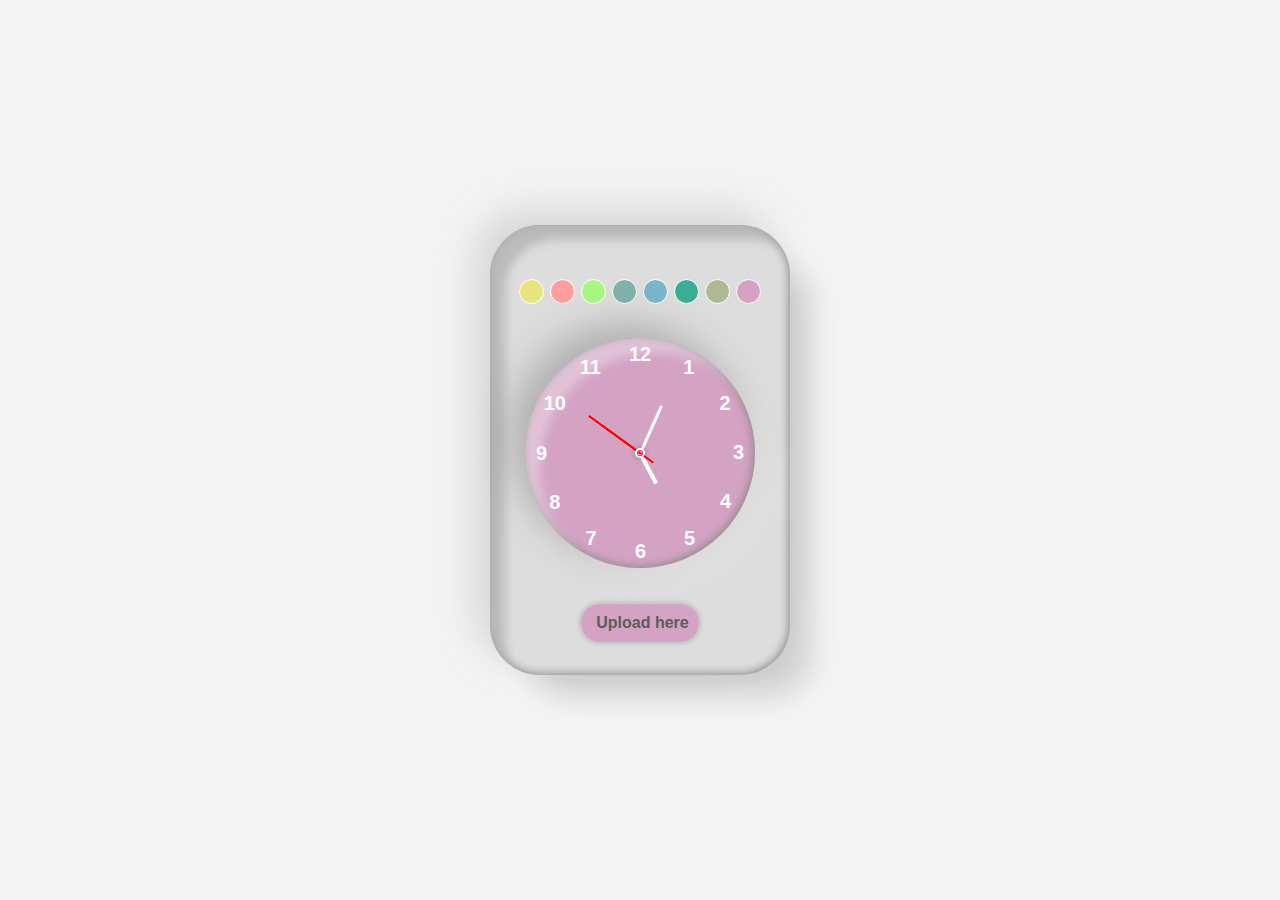
<file: index.html>
<!DOCTYPE html>
<html lang="en">

<head>
  <meta charset="UTF-8" />
  <meta name="viewport" content="width=device-width, initial-scale=1.0" />
  <link rel="stylesheet" href="style.css" />
  <link rel="stylesheet" href="https://use.fontawesome.com/releases/v5.5.0/css/all.css"
    integrity="sha384-B4dIYHKNBt8Bc12p+WXckhzcICo0wtJAoU8YZTY5qE0Id1GSseTk6S+L3BlXeVIU" crossorigin="anonymous" />
  <title>Analog clock</title>
</head>

<body>
  <div class="container">
    <div class="collor_pallate">
      <div class="color-box" data-color="#e6e47a" style="background-color: #e6e47a"></div>
      <div class="color-box" data-color="#ff9e9e" style="background-color: #ff9e9e"></div>
      <div class="color-box" data-color="#AAF683" style="background-color: #AAF683"></div>
      <div class="color-box" data-color="#82b1ab" style="background-color: #82b1ab"></div>
      <div class="color-box" data-color="#7ab5c9" style="background-color: #7ab5c9"></div>
      <div class="color-box" data-color="#3dac94" style="background-color: #3dac94"></div>
      <div class="color-box" data-color="#78C091" style="background-color: #ADB993"></div>
      <div class="color-box" data-color="#d4a3c4" style="background-color: #d4a3c4"></div>
    </div>
    <div class="clock">
      <div class="numbers">
        <span style="--i: 0"><b>12</b></span>
        <span style="--i: 1"><b>1</b></span>
        <span style="--i: 2"><b>2</b></span>
        <span style="--i: 3"><b>3</b></span>
        <span style="--i: 4"><b>4</b></span>
        <span style="--i: 5"><b>5</b></span>
        <span style="--i: 6"><b>6</b></span>
        <span style="--i: 7"><b>7</b></span>
        <span style="--i: 8"><b>8</b></span>
        <span style="--i: 9"><b>9</b></span>
        <span style="--i: 10"><b>10</b></span>
        <span style="--i: 11"><b>11</b></span>
        <div class="circle" id="hr"><i></i></div>
        <div class="circle" id="mn"><i></i></div>
        <div class="circle" id="sc"><i></i></div>
      </div>
    </div>
    <div class="upload">
      <label for="file" class="custom-file-upload">
        <i class="fa fa-cloud-upload-alt icon"></i> Upload here
      </label>
      <!-- <input type="file" id="file" style="display: none;" /> -->
      <input type="file" id="file" accept="image/*" onchange="previewImage(event)" style="display: none;" />
    </div>

    <script src="app.js"></script>
</body>

</html>
<!-- style="background-color: #e088dc" -->
</file>
<file: style.css>
:root {
  --primary-color: #f3f3f3;
  --secondary-color: #dddddd;
  --ternary-color: #fcfcfc;
  --clock-primary-colour: #d4a3c4;
  --background-color: #ddddddd5;
  --second-niddle-color: #ff0000;
  --niddle-color: #ffffff;
  --text-color: #e0e0e0;
  --boxColor-color: #2b2b2b;
  --octonary-color: #494949;
  --nonary-color: #cacaca;
  --denary-color: #2b2b2b;
  --quinary-color: #f3f3f3;
}

* {
  padding: 0;
  margin: 0;
  box-sizing: border-box;
}

body {
  display: flex;
  justify-content: center;
  align-items: center;
  min-height: 100vh;
  background-color: var(--primary-color);
  font-family: "Roboto", sans-serif;
}
.container {
  display: flex;
  justify-content: center;
  width: 100%;
  max-width: 300px;
  height: 450px;
  align-items: center;
  flex-direction: column;
  background: var(--secondary-color);
  border-radius: 50px;
  box-shadow: 30px 30px 30px -10px rgba(0, 0, 0, 0.15),
    inset 15px 15px 10px rgba(175, 175, 175, 0.75),
    -15px -15px 35px rgba(192, 192, 192, 0.55),
    inset -1px -1px 10px rgba(0, 0, 0, 0.4);
}
.clock {
  display: flex;
  justify-content: center;
  align-items: center;
  position: relative;
  width: 300px;
  height: 300px;
}

.clock::before {
  content: "";
  position: absolute;
  width: 4px;
  height: 4px;
  border-radius: 50%;
  z-index: 1000;
  box-shadow: 0 0 0 1px #e91e63, 0 0 0 3px #fff, 0 0 5px 5px rgba(0, 0, 0, 0.15);
}

.clock .numbers {
  position: absolute;
  inset: 35px;
  background: var(--clock-primary-colour);
  border-radius: 50%;

  box-shadow: 30px 30px 30px -10px rgba(226, 226, 226, 0.411),
    inset 15px 15px 10px rgba(255, 255, 255, 0.342),
    -15px -15px 35px rgba(107, 107, 107, 0.384),
    inset -1px -1px 10px rgb(134, 134, 134);
}

.clock .numbers span {
  position: absolute;
  inset: 5px;
  text-align: center;
  color: var(--ternary-color);
  font-size: 1.25em;
  transform: rotate(calc(30deg * var(--i)));
}

.clock .numbers span b {
  font-weight: 600;
  display: inline-block;
  transform: rotate(calc(-30deg * var(--i)));
}

.clock .numbers .circle {
  position: absolute;
  inset: 0;
  border-radius: 50%;
  display: flex;
  justify-content: center;
  z-index: 10;
}
.clock .numbers .circle i {
  position: absolute;
  width: 3px;
  height: 50%;
  background-color: var(--niddle-color);
  transform-origin: bottom;
  transform: scaleY(0.55);
}

.clock .numbers .circle#hr i {
  transform: scaleY(0.3);
  width: 4px;
}
.clock .numbers .circle#mn i {
  transform: scaleY(0.45);
  position: absolute;
  width: 3px;
  z-index: 11;
}
.clock .numbers .circle#sc i {
  transform: scaleY(0.55);
  background-color: var(--second-niddle-color);
  width: 2px;
  box-shadow: 0 30px 0 var(--second-niddle-color);
}

.collor_pallate {
  display: flex;
  width: 100%;
  height: 40px;
  flex-direction: row;
  justify-content: center;
  position: relative;
  top: 3%;
  margin-top: 5px;
  flex-wrap: wrap;
}
.color-box {
  width: 25px;
  height: 25px;
  margin: 3px;
  border-radius: 50%;
  cursor: pointer;
  border: 1px solid rgb(255, 255, 255);
}

.color-box:hover {
  box-shadow: 0 0 2px rgb(71, 71, 71);
  transform: scale(1.1);
}

.custom-file-upload {
  padding: 10px;
  width: 100%;
  border: 1px solid #ccc;
  border-radius: 40px;
  display: inline-block;
  cursor: pointer;
  background: var(--clock-primary-colour);
  box-shadow: 0 0 5px rgba(0, 0, 0, 0.2);
  color: #5c5c5c;
  font-size: 1em;
  font-weight: 600;
  text-align: center;
}

.custom-file-upload:hover {
  box-shadow: 0 0 5px rgba(179, 179, 179, 0.4);
}

.custom-file-upload i {
  margin-right: 5px;
}
</file>
